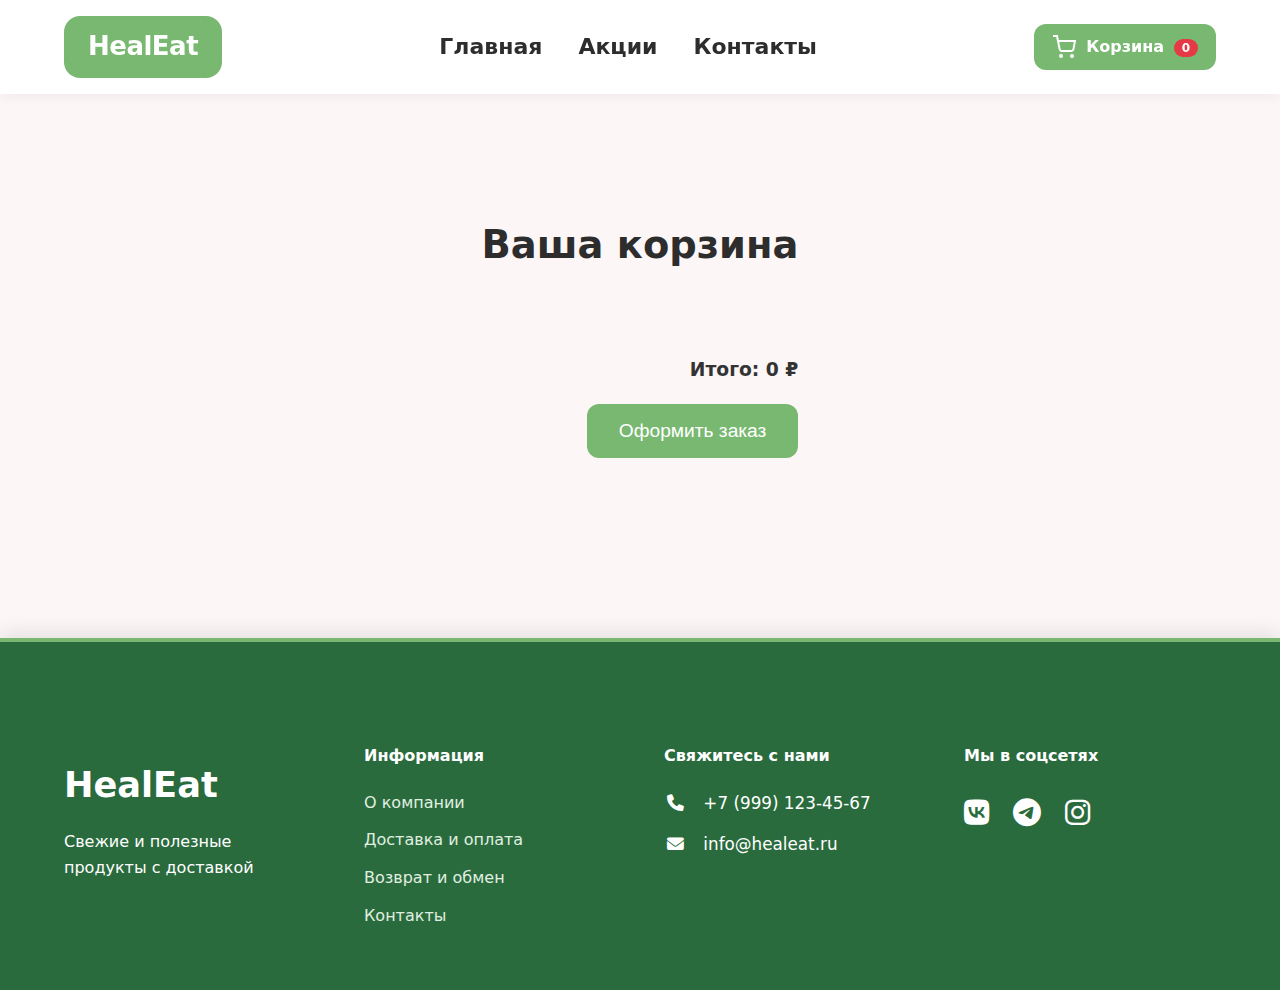
<file: pages/basket.html>
<!-- pages/basket.html -->
<!DOCTYPE html>
<html lang="ru">
<head>
  <meta charset="UTF-8">
  <meta name="viewport" content="width=device-width, initial-scale=1.0">
  <title>Корзина - HealEat</title>
  <link rel="stylesheet" href="../style.css">
  <link rel="stylesheet" href="https://cdnjs.cloudflare.com/ajax/libs/font-awesome/6.5.0/css/all.min.css">
</head>
<body>
<header class="header">
  <div class="logo">HealEat</div>
  <nav class="nav">
    <a href="../index.html">Главная</a>
    <a href="sales.html">Акции</a>
    <a href="contacts.html">Контакты</a>
  </nav>
  <a href="basket.html" class="cart-btn" aria-label="Корзина">
    <svg width="24" height="24" viewBox="0 0 24 24" fill="none" stroke="currentColor" stroke-width="2">
      <circle cx="9" cy="21" r="1"/>
      <circle cx="20" cy="21" r="1"/>
      <path d="M1 1h4l2.68 13.39a2 2 0 0 0 2 1.61h9.72a2 2 0 0 0 2-1.61L23 6H6"/>
    </svg>
    <span class="cart-text">Корзина <span class="cart-count">0</span></span>
  </a>
</header>

<section class="basket-section">
  <h2 class="section-title">Ваша корзина</h2>
  <div class="basket-items"></div>
  <div class="basket-total">
    <h3>Итого: <span id="total-price">0 ₽</span></h3>
    <button class="checkout-btn">Оформить заказ</button>
  </div>
</section>

<footer class="footer">
  <div class="footer-brand">
    <h3>HealEat</h3>
    <p>Свежие и полезные продукты с доставкой</p>
  </div>
  
  <div class="footer-links">
    <h4>Информация</h4>
    <ul>
      <li><a href="#">О компании</a></li>
      <li><a href="#">Доставка и оплата</a></li>
      <li><a href="#">Возврат и обмен</a></li>
      <li><a href="#">Контакты</a></li>
    </ul>
  </div>
  
  <div class="footer-contact">
    <h4>Свяжитесь с нами</h4>
    <p><i class="fas fa-phone"></i> +7 (999) 123-45-67</p>
    <p><i class="fas fa-envelope"></i> info@healeat.ru</p>
  </div>
  
  <div class="footer-social">
    <h4>Мы в соцсетях</h4>
    <div class="social-icons">
      <a href="#"><i class="fab fa-vk"></i></a>
      <a href="#"><i class="fab fa-telegram"></i></a>
      <a href="#"><i class="fab fa-instagram"></i></a>
    </div>
  </div>
</footer>

<script src="../script.js"></script>
</body>
</html>
</file>
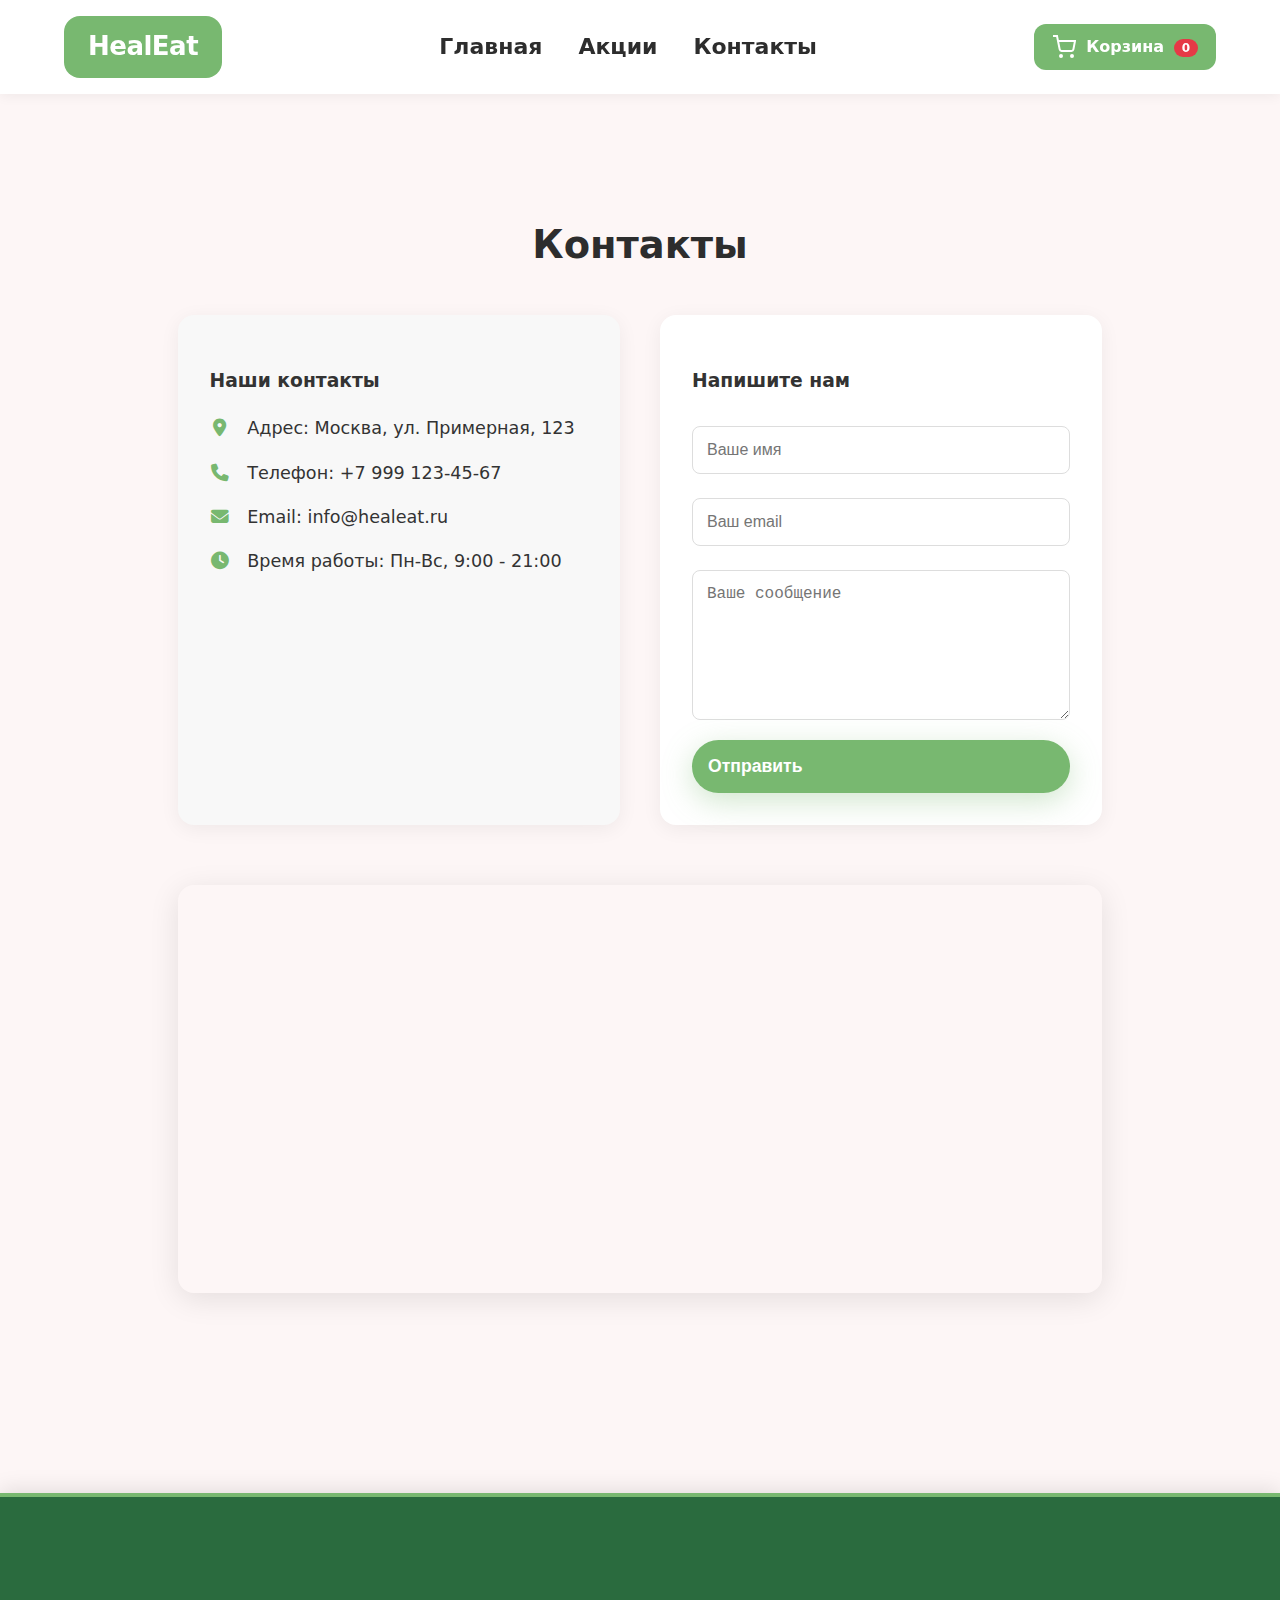
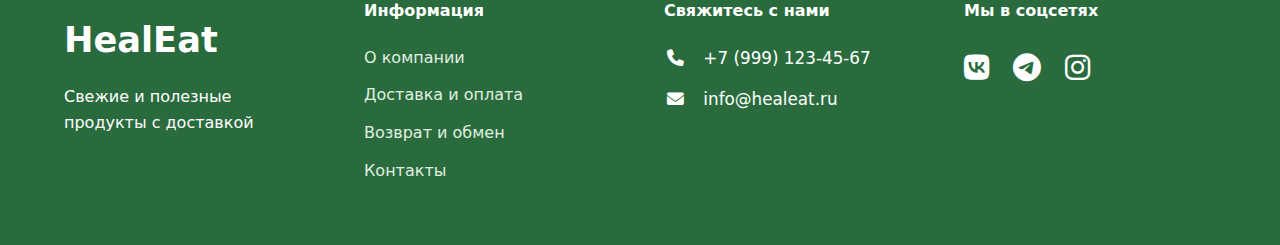
<file: pages/contacts.html>
<!-- pages/contacts.html -->
<!DOCTYPE html>
<html lang="ru">
<head>
  <meta charset="UTF-8">
  <meta name="viewport" content="width=device-width, initial-scale=1.0">
  <title>Контакты — HealEat</title>
  <link rel="stylesheet" href="../style.css">
  <link rel="stylesheet" href="https://cdnjs.cloudflare.com/ajax/libs/font-awesome/6.5.0/css/all.min.css">
</head>
<body>
<header class="header">
  <div class="logo">HealEat</div>
  <nav class="nav">
    <a href="../index.html">Главная</a>
    <a href="sales.html">Акции</a>
    <a href="contacts.html">Контакты</a>
  </nav>
  <a href="basket.html" class="cart-btn" aria-label="Корзина">
    <svg width="24" height="24" viewBox="0 0 24 24" fill="none" stroke="currentColor" stroke-width="2">
      <circle cx="9" cy="21" r="1"/>
      <circle cx="20" cy="21" r="1"/>
      <path d="M1 1h4l2.68 13.39a2 2 0 0 0 2 1.61h9.72a2 2 0 0 0 2-1.61L23 6H6"/>
    </svg>
    <span class="cart-text">Корзина <span class="cart-count">0</span></span>
  </a>
</header>

<section class="contacts-section">
  <h2 class="section-title">Контакты</h2>
  <div class="contacts-container">
    <div class="contact-info">
      <h3>Наши контакты</h3>
      <p><i class="fas fa-map-marker-alt"></i> Адрес: Москва, ул. Примерная, 123</p>
      <p><i class="fas fa-phone"></i> Телефон: +7 999 123-45-67</p>
      <p><i class="fas fa-envelope"></i> Email: info@healeat.ru</p>
      <p><i class="fas fa-clock"></i> Время работы: Пн-Вс, 9:00 - 21:00</p>
    </div>
    <div class="contact-form">
      <h3>Напишите нам</h3>
      <form>
        <input type="text" placeholder="Ваше имя" required>
        <input type="email" placeholder="Ваш email" required>
        <textarea placeholder="Ваше сообщение" required></textarea>
        <button type="submit" class="main-btn">Отправить</button>
      </form>
    </div>
  </div>
  <div class="map">
    <iframe src="https://www.google.com/maps/embed?pb=!1m18!1m12!1m3!1d2245.568744057027!2d37.61749441620738!3d55.75582600000001!2m3!1f0!2f0!3f0!3m2!1i1024!2i768!4f13.1!3m3!1m2!1s0x46b54a5c5c5c5c5d%3A0x5c5c5c5c5c5c5c5c!2sMoscow!5e0!3m2!1sen!2sru!4v1709560000000!5m2!1sen!2sru" width="100%" height="400" style="border:0;" allowfullscreen="" loading="lazy"></iframe>
  </div>
</section>

<footer class="footer">
  <div class="footer-brand">
    <h3>HealEat</h3>
    <p>Свежие и полезные продукты с доставкой</p>
  </div>
  <div class="footer-links">
    <h4>Информация</h4>
    <ul>
      <li><a href="#">О компании</a></li>
      <li><a href="#">Доставка и оплата</a></li>
      <li><a href="#">Возврат и обмен</a></li>
      <li><a href="#">Контакты</a></li>
    </ul>
  </div>
  <div class="footer-contact">
    <h4>Свяжитесь с нами</h4>
    <p><i class="fas fa-phone"></i> +7 (999) 123-45-67</p>
    <p><i class="fas fa-envelope"></i> info@healeat.ru</p>
  </div>
  <div class="footer-social">
    <h4>Мы в соцсетях</h4>
    <div class="social-icons">
      <a href="#"><i class="fab fa-vk"></i></a>
      <a href="#"><i class="fab fa-telegram"></i></a>
      <a href="#"><i class="fab fa-instagram"></i></a>
    </div>
  </div>
</footer>
<script src="../script.js"></script>
</body>
</html>
</file>
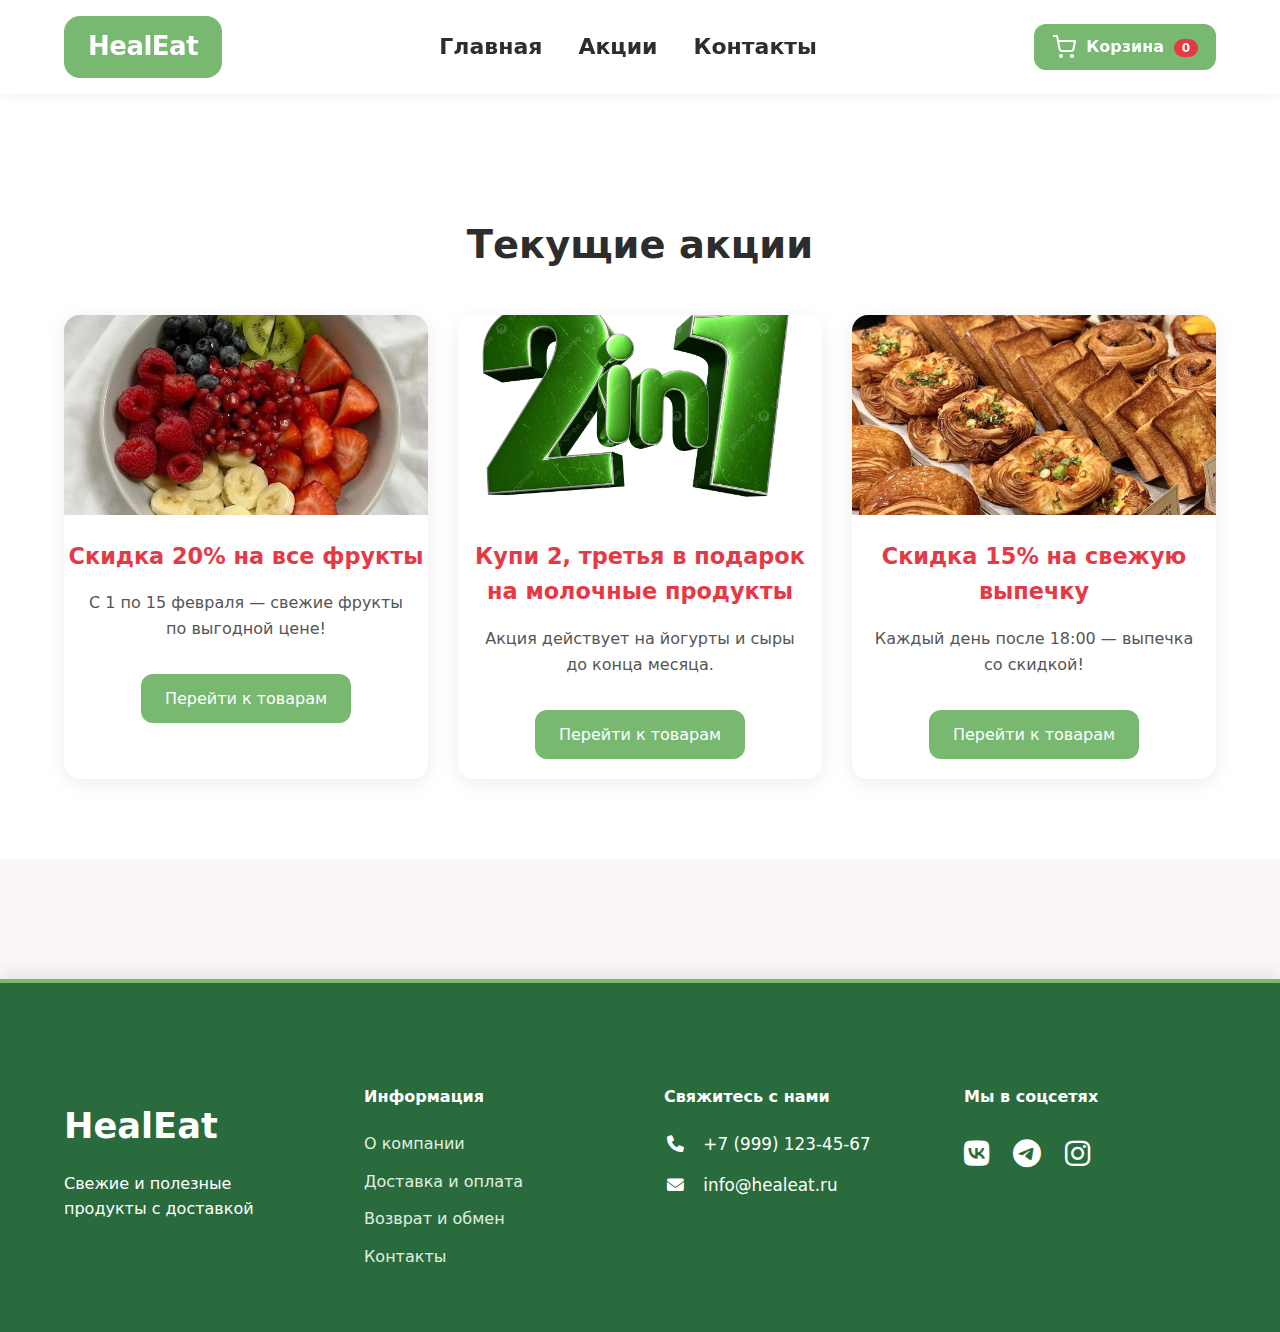
<file: pages/sales.html>
<!-- pages/actions.html -->
<!DOCTYPE html>
<html lang="ru">
<head>
  <meta charset="UTF-8">
  <meta name="viewport" content="width=device-width, initial-scale=1.0">
  <title>Акции — HealEat</title>
  <link rel="stylesheet" href="../style.css">
  <link rel="stylesheet" href="https://cdnjs.cloudflare.com/ajax/libs/font-awesome/6.5.0/css/all.min.css">
</head>
<body>
<header class="header">
  <div class="logo">HealEat</div>
  <nav class="nav">
    <a href="../index.html">Главная</a>
    <a href="sales.html">Акции</a>
    <a href="contacts.html">Контакты</a>
  </nav>
  <a href="basket.html" class="cart-btn" aria-label="Корзина">
    <svg width="24" height="24" viewBox="0 0 24 24" fill="none" stroke="currentColor" stroke-width="2">
      <circle cx="9" cy="21" r="1"/>
      <circle cx="20" cy="21" r="1"/>
      <path d="M1 1h4l2.68 13.39a2 2 0 0 0 2 1.61h9.72a2 2 0 0 0 2-1.61L23 6H6"/>
    </svg>
    <span class="cart-text">Корзина <span class="cart-count">0</span></span>
  </a>
</header>

<section class="actions-section">
  <h2 class="section-title">Текущие акции</h2>
  <div class="actions-container">
    <div class="action-card">
      <img src="../img/main/fruits.jpg" alt="fruits">
      <h3>Скидка 20% на все фрукты</h3>
      <p>С 1 по 15 февраля — свежие фрукты по выгодной цене!</p>
      <a href="category/fruits.html" class="action-btn">Перейти к товарам</a>
    </div>
    <div class="action-card">
      <img src="../img/2in1.png" alt="2in1">
      <h3>Купи 2, третья в подарок на молочные продукты</h3>
      <p>Акция действует на йогурты и сыры до конца месяца.</p>
      <a href="category/milk.html" class="action-btn">Перейти к товарам</a>
    </div>
    <div class="action-card">
      <img src="../img/main/bakery.jpg" alt="sale">
      <h3>Скидка 15% на свежую выпечку</h3>
      <p>Каждый день после 18:00 — выпечка со скидкой!</p>
      <a href="category/bakery.html" class="action-btn">Перейти к товарам</a>
    </div>
  </div>
</section>

<footer class="footer">
  <div class="footer-brand">
    <h3>HealEat</h3>
    <p>Свежие и полезные продукты с доставкой</p>
  </div>
  <div class="footer-links">
    <h4>Информация</h4>
    <ul>
      <li><a href="#">О компании</a></li>
      <li><a href="#">Доставка и оплата</a></li>
      <li><a href="#">Возврат и обмен</a></li>
      <li><a href="#">Контакты</a></li>
    </ul>
  </div>
  <div class="footer-contact">
    <h4>Свяжитесь с нами</h4>
    <p><i class="fas fa-phone"></i> +7 (999) 123-45-67</p>
    <p><i class="fas fa-envelope"></i> info@healeat.ru</p>
  </div>
  <div class="footer-social">
    <h4>Мы в соцсетях</h4>
    <div class="social-icons">
      <a href="#"><i class="fab fa-vk"></i></a>
      <a href="#"><i class="fab fa-telegram"></i></a>
      <a href="#"><i class="fab fa-instagram"></i></a>
    </div>
  </div>
</footer>

<script src="../script.js"></script>
</body>
</html>
</file>
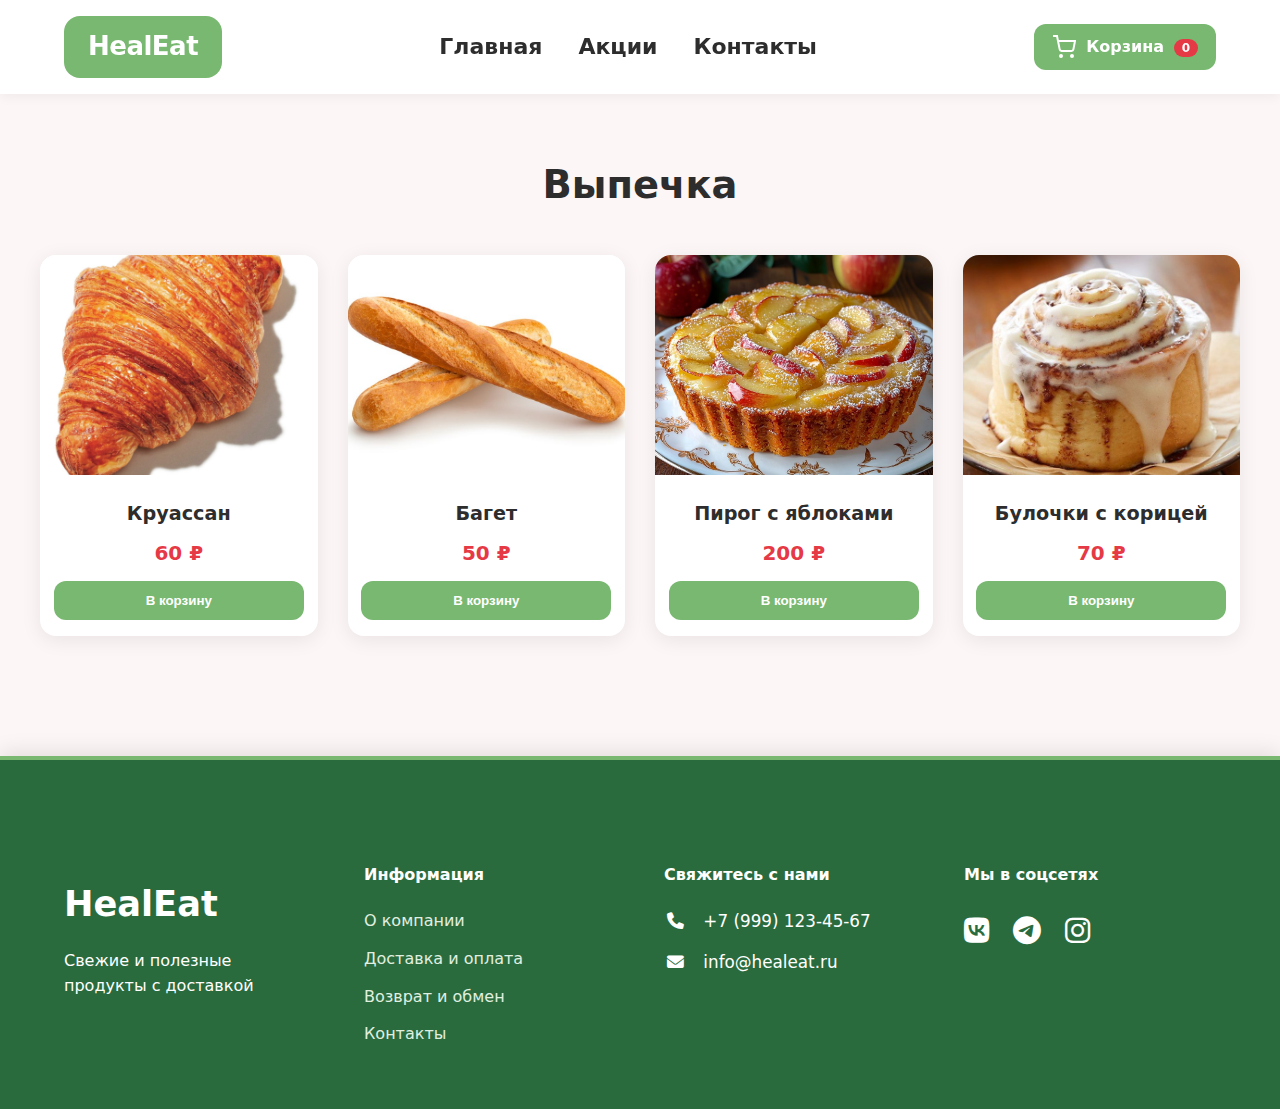
<file: pages/category/bakery.html>
<!-- pages/category/bakery.html -->
<!DOCTYPE html>
<html lang="ru">
<head>
  <meta charset="UTF-8">
  <meta name="viewport" content="width=device-width, initial-scale=1.0">
  <title>Выпечка - HealEat</title>
  <link rel="stylesheet" href="../../style.css">
  <link rel="stylesheet" href="https://cdnjs.cloudflare.com/ajax/libs/font-awesome/6.5.0/css/all.min.css">
</head>
<body>
<header class="header">
  <div class="logo">HealEat</div>
  <nav class="nav">
    <a href="../../index.html">Главная</a>
    <a href="../sales.html">Акции</a>
    <a href="../contacts.html">Контакты</a>
  </nav>
  <a href="../basket.html" class="cart-btn" aria-label="Корзина">
    <svg width="24" height="24" viewBox="0 0 24 24" fill="none" stroke="currentColor" stroke-width="2">
      <circle cx="9" cy="21" r="1"/>
      <circle cx="20" cy="21" r="1"/>
      <path d="M1 1h4l2.68 13.39a2 2 0 0 0 2 1.61h9.72a2 2 0 0 0 2-1.61L23 6H6"/>
    </svg>
    <span class="cart-text">Корзина <span class="cart-count">0</span></span>
  </a>
</header>

<section class="category-section">
  <h2 class="section-title">Выпечка</h2>
  <div class="products">
    <div class="product" data-name="Круассан" data-price="60" data-img="https://images.unsplash.com/photo-1558326567-98ae240a7ead">
      <img src="../../img/bakery/kruassan.jpg" alt="kruassan">
      <h3>Круассан</h3>
      <p class="price">60 ₽</p>
      <button class="add-to-cart">В корзину</button>
    </div>
    <div class="product" data-name="Багет" data-price="50" data-img="https://images.unsplash.com/photo-1599946341843-3bb6e7237db0">
      <img src="../../img/bakery/baget.jpg" alt="baget">      
      <h3>Багет</h3>
      <p class="price">50 ₽</p>
      <button class="add-to-cart">В корзину</button>
    </div>
    <div class="product" data-name="Пирог с яблоками" data-price="200" data-img="https://images.unsplash.com/photo-1562007908-2024d1309579">
      <img src="../../img/bakery/cakeApple.jpg" alt="cakeapple">      
      <h3>Пирог с яблоками</h3>
      <p class="price">200 ₽</p>
      <button class="add-to-cart">В корзину</button>
    </div>
    <div class="product" data-name="Булочки с корицей" data-price="70" data-img="https://images.unsplash.com/photo-1610747393479-6a5d0c0d251f">
      <img src="../../img/bakery/bulkor.jpg" alt="bulka">      
      <h3>Булочки с корицей</h3>
      <p class="price">70 ₽</p>
      <button class="add-to-cart">В корзину</button>
    </div>
  </div>
</section>

<footer class="footer">
  <div class="footer-brand">
    <h3>HealEat</h3>
    <p>Свежие и полезные продукты с доставкой</p>
  </div>
  <div class="footer-links">
    <h4>Информация</h4>
    <ul>
      <li><a href="#">О компании</a></li>
      <li><a href="#">Доставка и оплата</a></li>
      <li><a href="#">Возврат и обмен</a></li>
      <li><a href="#">Контакты</a></li>
    </ul>
  </div>
  <div class="footer-contact">
    <h4>Свяжитесь с нами</h4>
    <p><i class="fas fa-phone"></i> +7 (999) 123-45-67</p>
    <p><i class="fas fa-envelope"></i> info@healeat.ru</p>
  </div>
  <div class="footer-social">
    <h4>Мы в соцсетях</h4>
    <div class="social-icons">
      <a href="#"><i class="fab fa-vk"></i></a>
      <a href="#"><i class="fab fa-telegram"></i></a>
      <a href="#"><i class="fab fa-instagram"></i></a>
    </div>
  </div>
</footer>

<script src="../../script.js"></script>
</body>
</html>
</file>
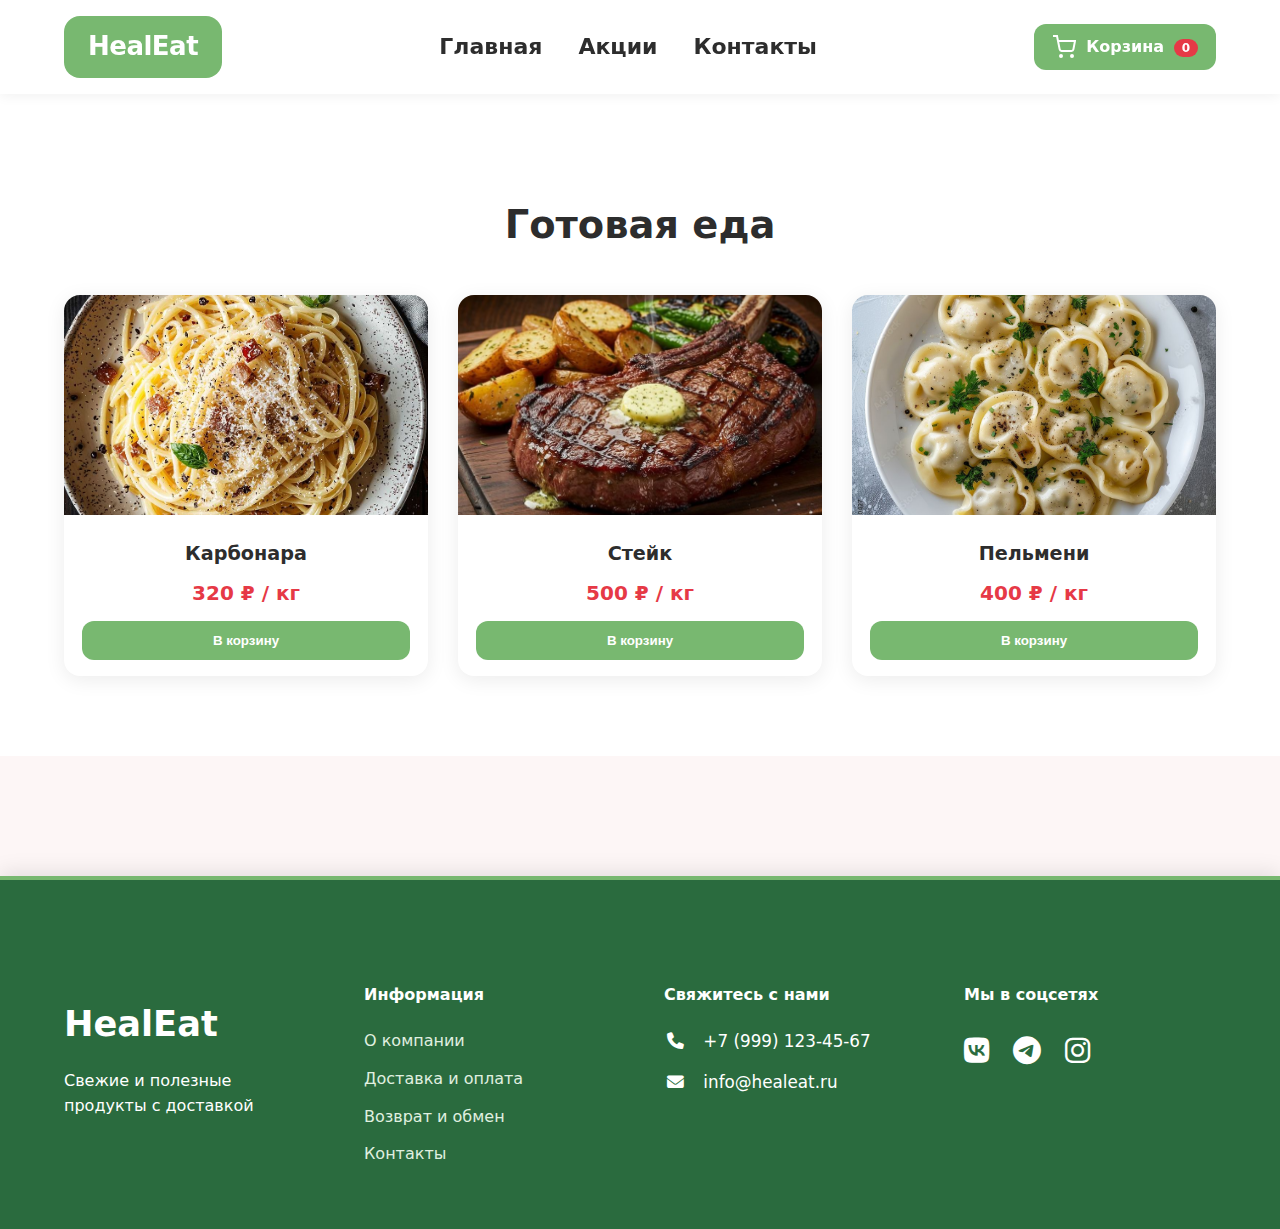
<file: pages/category/food.html>
<!DOCTYPE html>
<html lang="ru">
<head>
  <meta charset="UTF-8">
  <meta name="viewport" content="width=device-width, initial-scale=1.0">
  <title>Мясо, птица — HealEat</title>
  <link rel="stylesheet" href="../../style.css">
  <link rel="stylesheet" href="https://cdnjs.cloudflare.com/ajax/libs/font-awesome/6.5.0/css/all.min.css">
</head>
<body>
<!-- header такой же как в index.html, только пути ../../ -->
<header class="header">
  <div class="logo">HealEat</div>
  <nav class="nav">
    <a href="../../index.html">Главная</a>
    <a href="../sales.html">Акции</a>
    <a href="../contacts.html">Контакты</a>
  </nav>
  <a href="../basket.html" class="cart-btn" aria-label="Корзина">
    <svg width="24" height="24" viewBox="0 0 24 24" fill="none" stroke="currentColor" stroke-width="2"><circle cx="9" cy="21" r="1"/><circle cx="20" cy="21" r="1"/><path d="M1 1h4l2.68 13.39a2 2 0 0 0 2 1.61h9.72a2 2 0 0 0 2-1.61L23 6H6"/></svg>
    <span class="cart-text">Корзина <span class="cart-count">0</span></span>
  </a>
</header>

<section class="popular" style="padding-top:40px;">
<h2 class="section-title">Готовая еда</h2>
<div class="products">
  <div class="product" data-name="Карбонара" data-price="320" data-img="https://images.unsplash.com/photo-1560806887-1e4cd0b6cbd6">
      <img src="../../img/food/karbonara.jpg" alt="Карбонара">
      <h3>Карбонара</h3><p class="price">320 ₽ / кг</p>
      <button class="add-to-cart">В корзину</button>
  </div>
  <div class="product" data-name="Стейк" data-price="500" data-img="https://images.unsplash.com/photo-1601001435828-419e309a2f53">
    <img src="../../img/food/steik.jpg" alt="Стейк">
      <h3>Стейк</h3><p class="price">500 ₽ / кг</p>
      <button class="add-to-cart">В корзину</button>
  </div>
  <div class="product" data-name="Пельмени" data-price="400" data-img="https://images.unsplash.com/photo-1561642830-860ed803a3f3">
    <img src="../../img/food/pelmeni.jpg" alt="Пельмени">
      <h3>Пельмени</h3><p class="price">400 ₽ / кг</p>
      <button class="add-to-cart">В корзину</button>
  </div>
</div>
</section>

<footer class="footer">
  <div class="footer-brand">
    <h3>HealEat</h3>
    <p>Свежие и полезные продукты с доставкой</p>
  </div>
  
  <div class="footer-links">
    <h4>Информация</h4>
    <ul>
      <li><a href="#">О компании</a></li>
      <li><a href="#">Доставка и оплата</a></li>
      <li><a href="#">Возврат и обмен</a></li>
      <li><a href="#">Контакты</a></li>
    </ul>
  </div>
  
  <div class="footer-contact">
    <h4>Свяжитесь с нами</h4>
    <p><i class="fas fa-phone"></i> +7 (999) 123-45-67</p>
    <p><i class="fas fa-envelope"></i> info@healeat.ru</p>
  </div>
  
  <div class="footer-social">
    <h4>Мы в соцсетях</h4>
    <div class="social-icons">
      <a href="#"><i class="fab fa-vk"></i></a>
      <a href="#"><i class="fab fa-telegram"></i></a>
      <a href="#"><i class="fab fa-instagram"></i></a>
    </div>
  </div>
</footer>

<script src="../../script.js"></script>
</body>
</html>
</file>
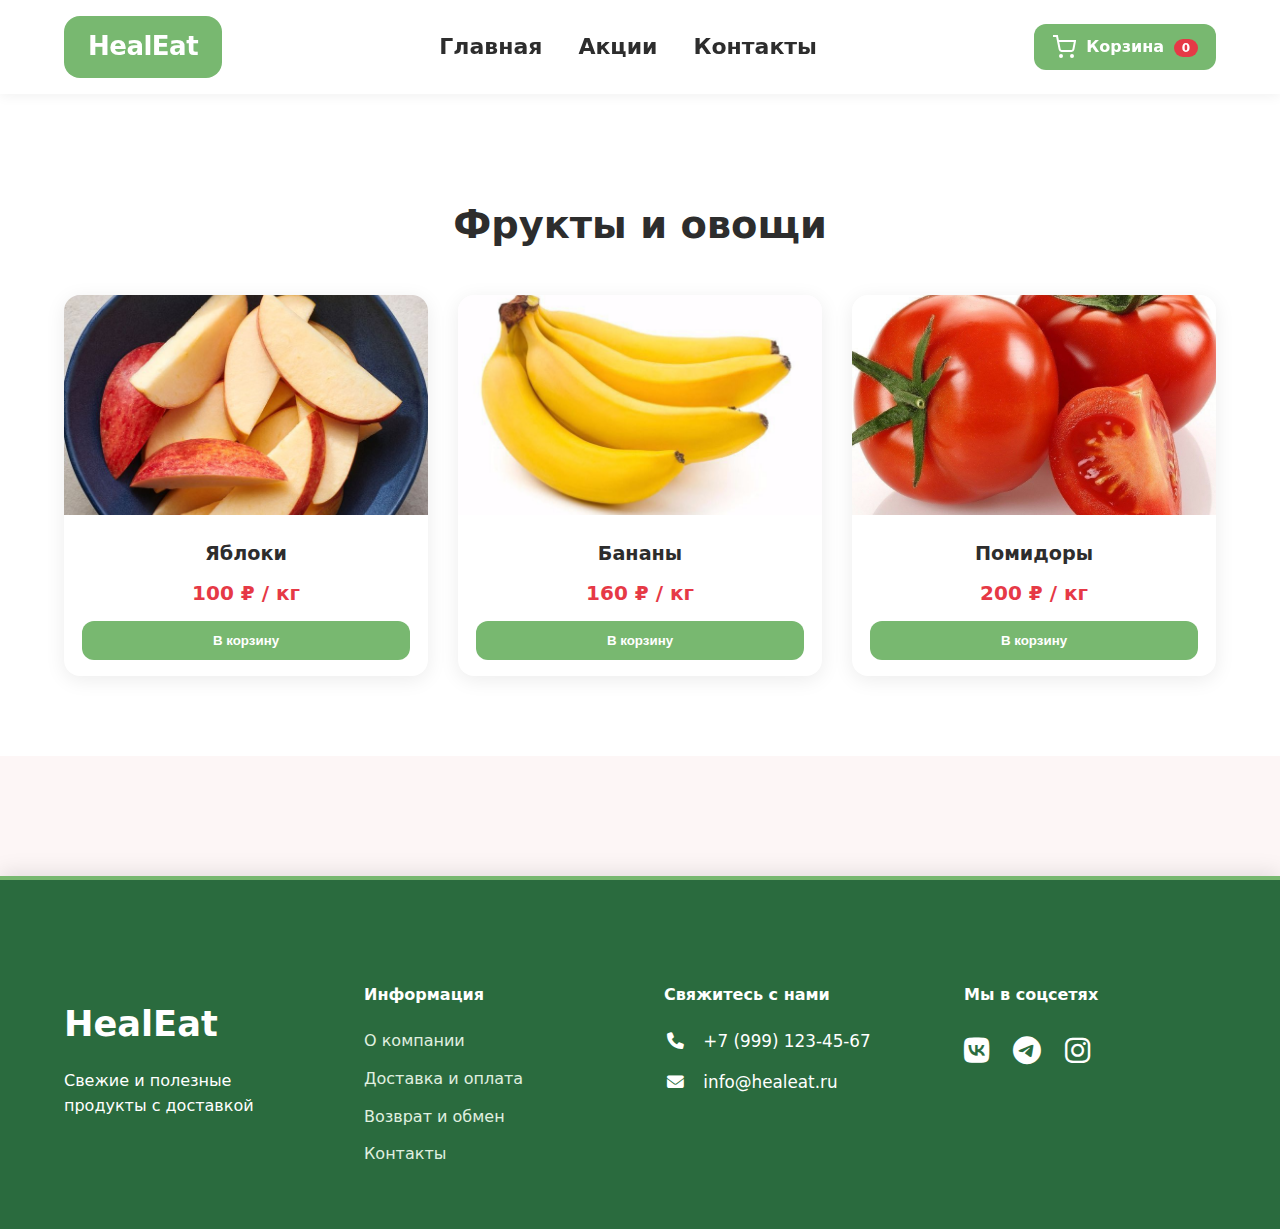
<file: pages/category/fruits.html>
<!DOCTYPE html>
<html lang="ru">
<head>
  <meta charset="UTF-8">
  <meta name="viewport" content="width=device-width, initial-scale=1.0">
  <title>Мясо, птица — HealEat</title>
  <link rel="stylesheet" href="../../style.css">
  <link rel="stylesheet" href="https://cdnjs.cloudflare.com/ajax/libs/font-awesome/6.5.0/css/all.min.css">
</head>
<body>
<!-- header такой же как в index.html, только пути ../../ -->
<header class="header">
  <div class="logo">HealEat</div>
  <nav class="nav">
    <a href="../../index.html">Главная</a>
    <a href="../sales.html">Акции</a>
    <a href="../contacts.html">Контакты</a>
  </nav>
  <a href="../basket.html" class="cart-btn" aria-label="Корзина">
    <svg width="24" height="24" viewBox="0 0 24 24" fill="none" stroke="currentColor" stroke-width="2"><circle cx="9" cy="21" r="1"/><circle cx="20" cy="21" r="1"/><path d="M1 1h4l2.68 13.39a2 2 0 0 0 2 1.61h9.72a2 2 0 0 0 2-1.61L23 6H6"/></svg>
    <span class="cart-text">Корзина <span class="cart-count">0</span></span>
  </a>
</header>

<section class="popular" style="padding-top:40px;">
  <h2 class="section-title">Фрукты и овощи</h2>
<div class="products">
  <div class="product" data-name="Яблоки" data-price="100" data-img="https://images.unsplash.com/photo-1560806887-1e4cd0b6cbd6">
      <img src="../../img/apple.jpg" alt="сыр">
      <h3>Яблоки</h3><p class="price">100 ₽ / кг</p>
      <button class="add-to-cart">В корзину</button>
  </div>
  <div class="product" data-name="Бананы" data-price="160" data-img="https://images.unsplash.com/photo-1601001435828-419e309a2f53">
    <img src="../../img/fruits/banana.jpg" alt="бананы">
      <h3>Бананы</h3><p class="price"> 160 ₽ / кг</p>
      <button class="add-to-cart">В корзину</button>
  </div>
  <div class="product" data-name="Помидоры" data-price="200" data-img="https://images.unsplash.com/photo-1561642830-860ed803a3f3">
    <img src="../../img/fruits/pomidor.jpg" alt="Помидоры">
      <h3>Помидоры</h3><p class="price">200 ₽ / кг</p>
      <button class="add-to-cart">В корзину</button>
  </div>
</div>
</section>

<footer class="footer">
  <div class="footer-brand">
    <h3>HealEat</h3>
    <p>Свежие и полезные продукты с доставкой</p>
  </div>
  
  <div class="footer-links">
    <h4>Информация</h4>
    <ul>
      <li><a href="#">О компании</a></li>
      <li><a href="#">Доставка и оплата</a></li>
      <li><a href="#">Возврат и обмен</a></li>
      <li><a href="#">Контакты</a></li>
    </ul>
  </div>
  
  <div class="footer-contact">
    <h4>Свяжитесь с нами</h4>
    <p><i class="fas fa-phone"></i> +7 (999) 123-45-67</p>
    <p><i class="fas fa-envelope"></i> info@healeat.ru</p>
  </div>
  
  <div class="footer-social">
    <h4>Мы в соцсетях</h4>
    <div class="social-icons">
      <a href="#"><i class="fab fa-vk"></i></a>
      <a href="#"><i class="fab fa-telegram"></i></a>
      <a href="#"><i class="fab fa-instagram"></i></a>
    </div>
  </div>
</footer>

<script src="../../script.js"></script>
</body>
</html>
</file>
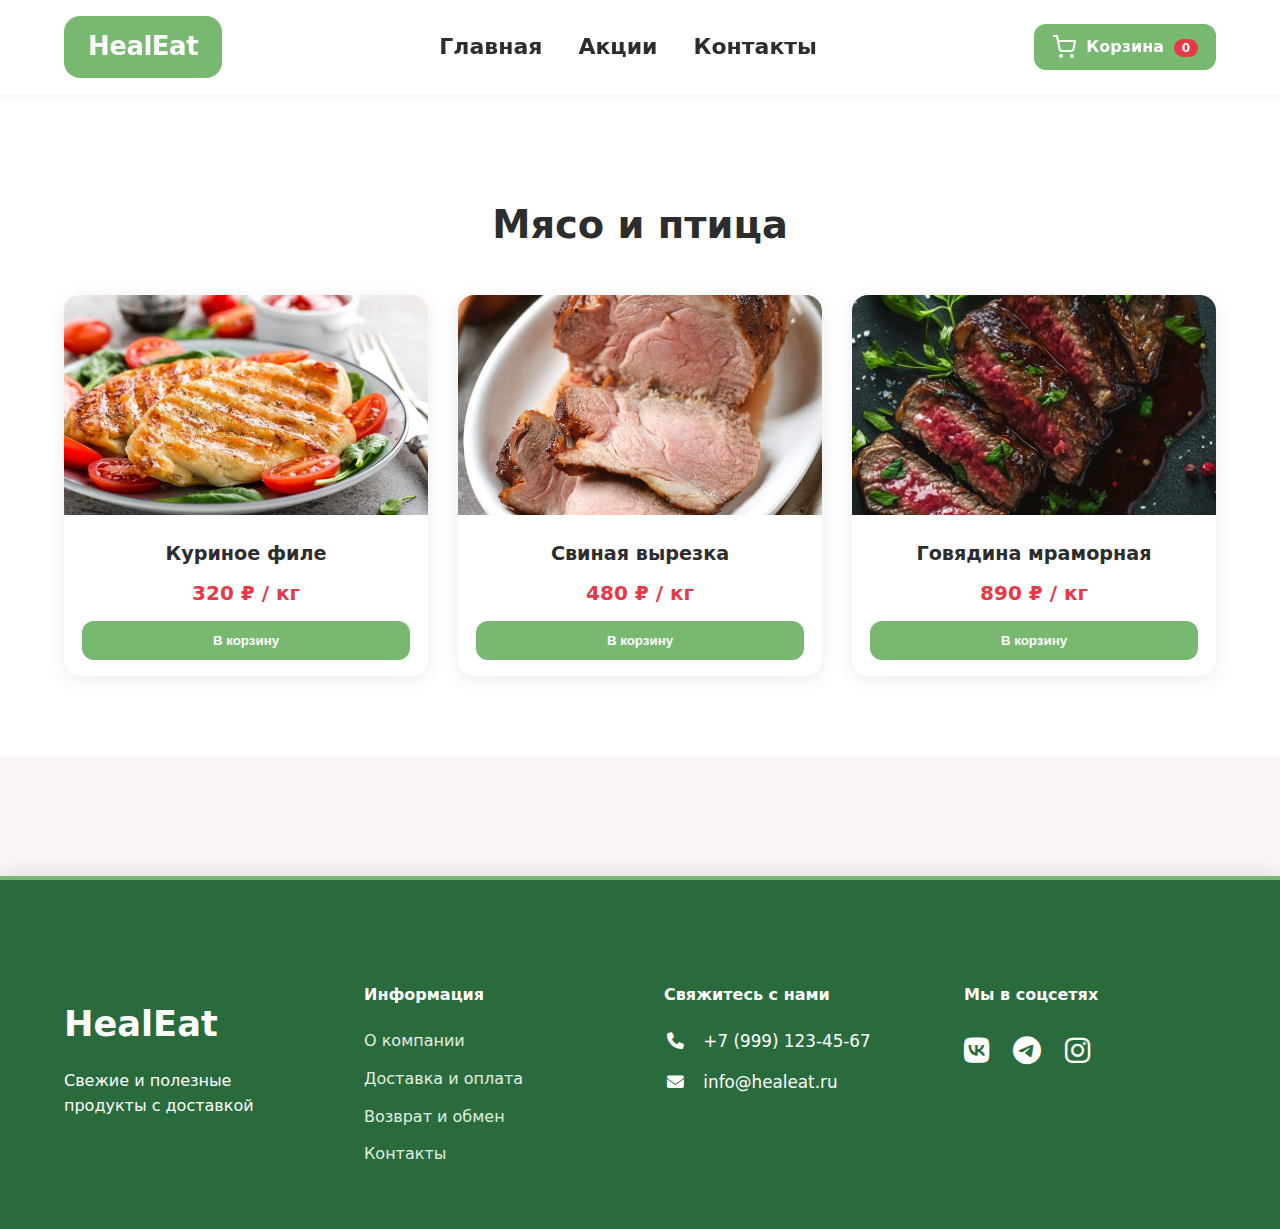
<file: pages/category/meat.html>
<!DOCTYPE html>
<html lang="ru">
<head>
  <meta charset="UTF-8">
  <meta name="viewport" content="width=device-width, initial-scale=1.0">
  <title>Мясо, птица — HealEat</title>
  <link rel="stylesheet" href="../../style.css">
  <link rel="stylesheet" href="https://cdnjs.cloudflare.com/ajax/libs/font-awesome/6.5.0/css/all.min.css">
</head>
<body>
<!-- header такой же как в index.html, только пути ../../ -->
<header class="header">
  <div class="logo">HealEat</div>
  <nav class="nav">
    <a href="../../index.html">Главная</a>
    <a href="../sales.html">Акции</a>
    <a href="../contacts.html">Контакты</a>
  </nav>
  <a href="../basket.html" class="cart-btn" aria-label="Корзина">
    <svg width="24" height="24" viewBox="0 0 24 24" fill="none" stroke="currentColor" stroke-width="2"><circle cx="9" cy="21" r="1"/><circle cx="20" cy="21" r="1"/><path d="M1 1h4l2.68 13.39a2 2 0 0 0 2 1.61h9.72a2 2 0 0 0 2-1.61L23 6H6"/></svg>
    <span class="cart-text">Корзина <span class="cart-count">0</span></span>
  </a>
</header>

<section class="popular" style="padding-top:40px;">
  <h2 class="section-title">Мясо и птица</h2>
  <div class="products">
    <div class="product" data-name="Куриное филе" data-price="320" data-img="https://images.unsplash.com/photo-1604503468506-a8da13d827ad">
      <img src="../../img/meat/chiken.jpg" alt="Куриное филе">
      <h3>Куриное филе</h3><p class="price">320 ₽ / кг</p>
      <button class="add-to-cart">В корзину</button>
    </div>
    <div class="product" data-name="Свиная вырезка" data-price="480" data-img="https://images.unsplash.com/photo-1602470520998-f4a52199a3d6">
      <img src="../../img/meat/pig.jpg" alt="Свиная вырезка">
      <h3>Свиная вырезка</h3><p class="price">480 ₽ / кг</p>
      <button class="add-to-cart">В корзину</button>
    </div>
    <div class="product" data-name="Говядина мраморная" data-price="890" data-img="https://images.unsplash.com/photo-1588168333040-7eaba0a1e8a6">
      <img src="../../img/meat/cow.jpg" alt="Говядина мраморная">
      <h3>Говядина мраморная</h3><p class="price">890 ₽ / кг</p>
      <button class="add-to-cart">В корзину</button>
    </div>
  </div>
</section>

<footer class="footer">
  <div class="footer-brand">
    <h3>HealEat</h3>
    <p>Свежие и полезные продукты с доставкой</p>
  </div>
  
  <div class="footer-links">
    <h4>Информация</h4>
    <ul>
      <li><a href="#">О компании</a></li>
      <li><a href="#">Доставка и оплата</a></li>
      <li><a href="#">Возврат и обмен</a></li>
      <li><a href="#">Контакты</a></li>
    </ul>
  </div>
  
  <div class="footer-contact">
    <h4>Свяжитесь с нами</h4>
    <p><i class="fas fa-phone"></i> +7 (999) 123-45-67</p>
    <p><i class="fas fa-envelope"></i> info@healeat.ru</p>
  </div>
  
  <div class="footer-social">
    <h4>Мы в соцсетях</h4>
    <div class="social-icons">
      <a href="#"><i class="fab fa-vk"></i></a>
      <a href="#"><i class="fab fa-telegram"></i></a>
      <a href="#"><i class="fab fa-instagram"></i></a>
    </div>
  </div>
</footer>

<script src="../../script.js"></script>
</body>
</html>
</file>
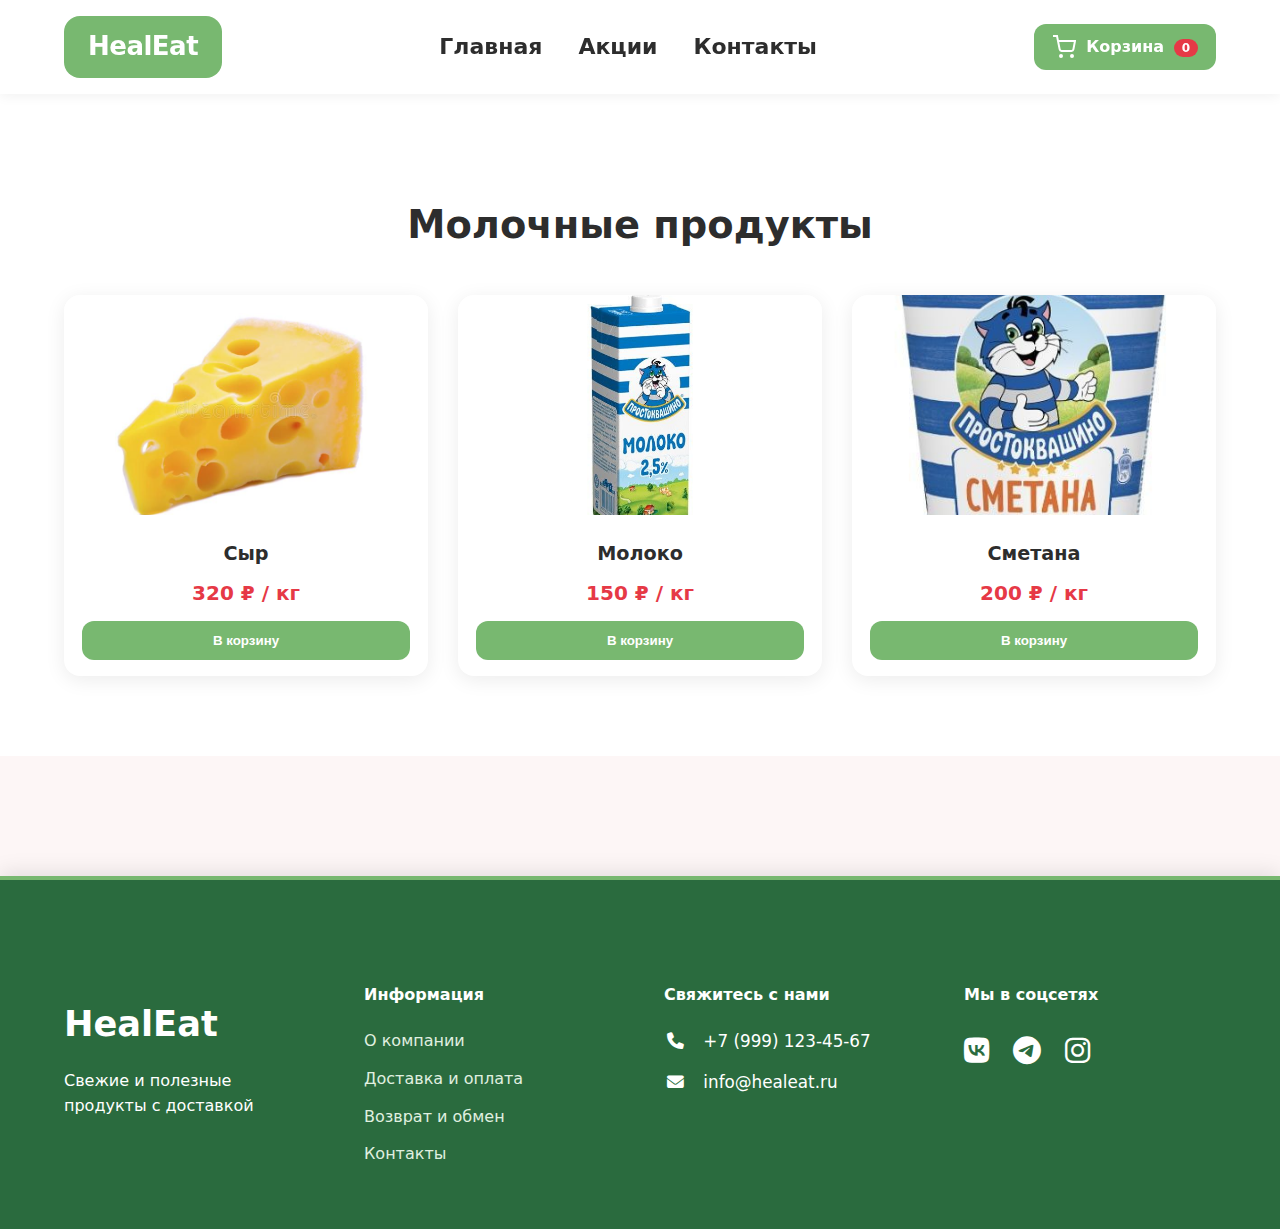
<file: pages/category/milk.html>
<!DOCTYPE html>
<html lang="ru">
<head>
  <meta charset="UTF-8">
  <meta name="viewport" content="width=device-width, initial-scale=1.0">
  <title>Мясо, птица — HealEat</title>
  <link rel="stylesheet" href="../../style.css">
  <link rel="stylesheet" href="https://cdnjs.cloudflare.com/ajax/libs/font-awesome/6.5.0/css/all.min.css">
</head>
<body>
<!-- header такой же как в index.html, только пути ../../ -->
<header class="header">
  <div class="logo">HealEat</div>
  <nav class="nav">
    <a href="../../index.html">Главная</a>
    <a href="../sales.html">Акции</a>
    <a href="../contacts.html">Контакты</a>
  </nav>
  <a href="../basket.html" class="cart-btn" aria-label="Корзина">
    <svg width="24" height="24" viewBox="0 0 24 24" fill="none" stroke="currentColor" stroke-width="2"><circle cx="9" cy="21" r="1"/><circle cx="20" cy="21" r="1"/><path d="M1 1h4l2.68 13.39a2 2 0 0 0 2 1.61h9.72a2 2 0 0 0 2-1.61L23 6H6"/></svg>
    <span class="cart-text">Корзина <span class="cart-count">0</span></span>
  </a>
</header>

<section class="popular" style="padding-top:40px;">
  <h2 class="section-title">Молочные продукты</h2>
<div class="products">
  <div class="product" data-name="Куриное филе" data-price="320" >
      <img src="../../img/milk/chesee.jpg" alt="сыр">
      <h3>Сыр</h3><p class="price">320 ₽ / кг</p>
      <button class="add-to-cart">В корзину</button>
    </div>
    <div class="product" data-name="Свиная вырезка" data-price="150" >
      <img src="../../img/milk/milk.jpg" alt="Молоко">
      <h3>Молоко</h3><p class="price">150 ₽ / кг</p>
      <button class="add-to-cart">В корзину</button>
    </div>
    <div class="product" data-name="Говядина мраморная" data-price="200">
      <img src="../../img/milk/smetana.jpg" alt="сметана">
      <h3>Сметана</h3><p class="price">200 ₽ / кг</p>
      <button class="add-to-cart">В корзину</button>
    </div>
</div>
</section>

<footer class="footer">
  <div class="footer-brand">
    <h3>HealEat</h3>
    <p>Свежие и полезные продукты с доставкой</p>
  </div>
  
  <div class="footer-links">
    <h4>Информация</h4>
    <ul>
      <li><a href="#">О компании</a></li>
      <li><a href="#">Доставка и оплата</a></li>
      <li><a href="#">Возврат и обмен</a></li>
      <li><a href="#">Контакты</a></li>
    </ul>
  </div>
  
  <div class="footer-contact">
    <h4>Свяжитесь с нами</h4>
    <p><i class="fas fa-phone"></i> +7 (999) 123-45-67</p>
    <p><i class="fas fa-envelope"></i> info@healeat.ru</p>
  </div>
  
  <div class="footer-social">
    <h4>Мы в соцсетях</h4>
    <div class="social-icons">
      <a href="#"><i class="fab fa-vk"></i></a>
      <a href="#"><i class="fab fa-telegram"></i></a>
      <a href="#"><i class="fab fa-instagram"></i></a>
    </div>
  </div>
</footer>

<script src="../../script.js"></script>
</body>
</html>
</file>
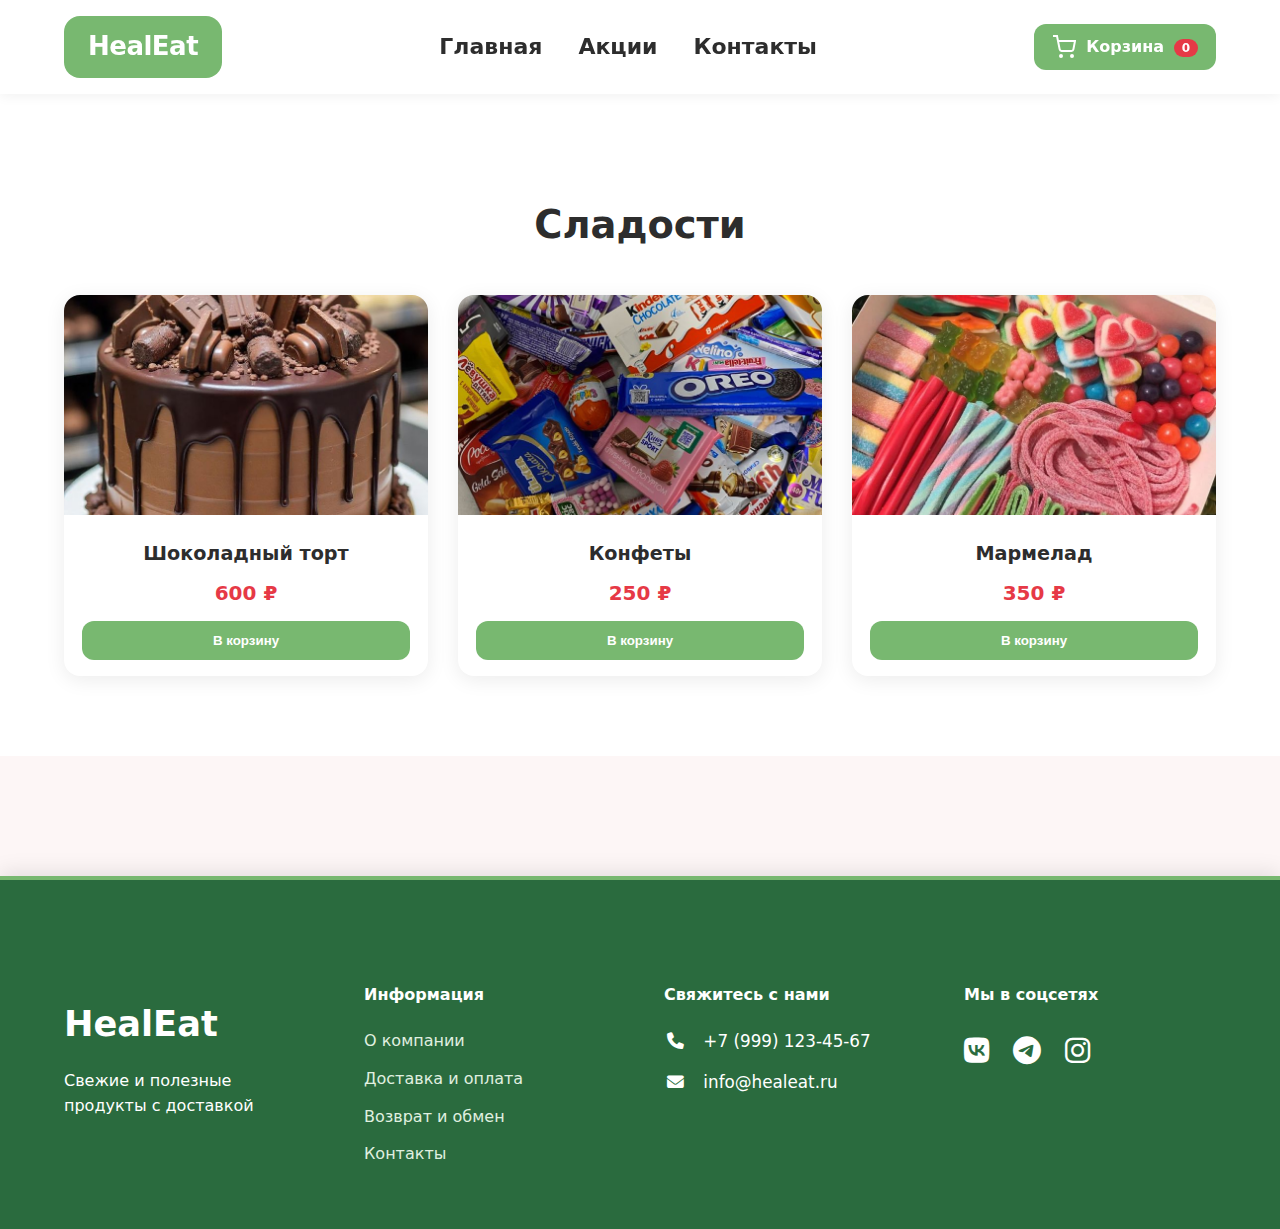
<file: pages/category/sweet.html>
<!DOCTYPE html>
<html lang="ru">
<head>
  <meta charset="UTF-8">
  <meta name="viewport" content="width=device-width, initial-scale=1.0">
  <title>Мясо, птица — HealEat</title>
  <link rel="stylesheet" href="../../style.css">
  <link rel="stylesheet" href="https://cdnjs.cloudflare.com/ajax/libs/font-awesome/6.5.0/css/all.min.css">
</head>
<body>
<!-- header такой же как в index.html, только пути ../../ -->
<header class="header">
  <div class="logo">HealEat</div>
  <nav class="nav">
    <a href="../../index.html">Главная</a>
    <a href="../sales.html">Акции</a>
    <a href="../contacts.html">Контакты</a>
  </nav>
  <a href="../basket.html" class="cart-btn" aria-label="Корзина">
    <svg width="24" height="24" viewBox="0 0 24 24" fill="none" stroke="currentColor" stroke-width="2"><circle cx="9" cy="21" r="1"/><circle cx="20" cy="21" r="1"/><path d="M1 1h4l2.68 13.39a2 2 0 0 0 2 1.61h9.72a2 2 0 0 0 2-1.61L23 6H6"/></svg>
    <span class="cart-text">Корзина <span class="cart-count">0</span></span>
  </a>
</header>

<section class="popular" style="padding-top:40px;">
  <h2 class="section-title">Сладости</h2>
<div class="products">
  <div class="product" data-name="Шоколад молочный" data-price="600" data-img="https://images.unsplash.com/photo-1614355038519-9c2e3e2a0d3e">
      <img src="../../img/sweet/cake.jpg" alt="cakeapple">      
      <h3>Шоколадный торт</h3>
      <p class="price">600 ₽</p>
      <button class="add-to-cart">В корзину</button>
  </div>
  <div class="product" data-name="Мармелад" data-price="250" data-img="https://images.unsplash.com/photo-1589114477771-5d37c0e1e7d8">
    <img src="../../img/sweet/confety.jpg" alt="cakeapple">      
      <h3>Конфеты</h3>
      <p class="price">250 ₽</p>
      <button class="add-to-cart">В корзину</button>
  </div>
  <div class="product" data-name="Мармелад" data-price="350" data-img="https://images.unsplash.com/photo-1589114477771-5d37c0e1e7d8">
    <img src="../../img/sweet/marmelad.jpg" alt="cakeapple">      
      <h3>Мармелад</h3>
      <p class="price">350 ₽</p>
      <button class="add-to-cart">В корзину</button>
  </div>
  </div>
</section>

<footer class="footer">
  <div class="footer-brand">
    <h3>HealEat</h3>
    <p>Свежие и полезные продукты с доставкой</p>
  </div>
  
  <div class="footer-links">
    <h4>Информация</h4>
    <ul>
      <li><a href="#">О компании</a></li>
      <li><a href="#">Доставка и оплата</a></li>
      <li><a href="#">Возврат и обмен</a></li>
      <li><a href="#">Контакты</a></li>
    </ul>
  </div>
  
  <div class="footer-contact">
    <h4>Свяжитесь с нами</h4>
    <p><i class="fas fa-phone"></i> +7 (999) 123-45-67</p>
    <p><i class="fas fa-envelope"></i> info@healeat.ru</p>
  </div>
  
  <div class="footer-social">
    <h4>Мы в соцсетях</h4>
    <div class="social-icons">
      <a href="#"><i class="fab fa-vk"></i></a>
      <a href="#"><i class="fab fa-telegram"></i></a>
      <a href="#"><i class="fab fa-instagram"></i></a>
    </div>
  </div>
</footer>

<script src="../../script.js"></script>
</body>
</html>
</file>
<file: style.css>
/* ==================== Основные стили ==================== */
body {
  margin: 0;
  font-family: system-ui, -apple-system, BlinkMacSystemFont, 'Segoe UI', Roboto, sans-serif;
  background-color: #fdf6f6;
  color: #333;
  line-height: 1.6;
}

* {
  box-sizing: border-box;
}

/* ==================== Шапка (Header) ==================== */
.header {
  display: flex;
  justify-content: space-between;
  align-items: center;
  padding: 16px 5%;
  background: #ffffff;
  box-shadow: 0 2px 12px rgba(0,0,0,0.06);
  position: sticky;
  top: 0;
  z-index: 100;
}

.logo {
  background: #78b870;
  color: white;
  font-size: 26px;
  font-weight: 700;
  padding: 10px 24px;
  border-radius: 16px;
  letter-spacing: -0.5px;
}

.nav {
  display: flex;
  gap: 36px;
}

.nav a {
  color: #2d2d2d;
  font-size: 22px;
  font-weight: 700;
  text-decoration: none;
  transition: color 0.2s, transform 0.15s;
}

.nav a:hover {
  color: #78b870;
  transform: translateY(-1px);
}

.cart-btn {
  display: flex;
  align-items: center;
  gap: 10px;
  padding: 10px 18px;
  background: #78b870;
  color: white;
  border-radius: 12px;
  text-decoration: none;
  font-weight: 600;
  transition: all 0.25s;
}

.cart-btn:hover {
  background: #6aa55f;
  transform: translateY(-2px);
  box-shadow: 0 6px 20px rgba(120,184,112,0.35);
}

.cart-count {
  background: #e63946;
  color: white;
  font-size: 12px;
  padding: 2px 8px;
  border-radius: 12px;
  margin-left: 4px;
}

/* ==================== Баннер ==================== */
.banner {
  position: relative;
  height: 70vh;
  min-height: 500px;
  background-image: 
    linear-gradient(rgba(0,0,0,0.45), rgba(0,0,0,0.55)),
    url(img/main/fon.jpg);
  background-size: cover;
  background-position: center;
  display: flex;
  align-items: center;
  justify-content: center;
  text-align: center;
  color: white;
  overflow: hidden;
}

.banner-overlay {
  position: absolute;
  inset: 0;
  background: linear-gradient(135deg, rgba(120,184,112,0.25) 0%, rgba(120,184,112,0.1) 100%);
  z-index: 1;
}

.banner-content {
  position: relative;
  z-index: 2;
  max-width: 900px;
  padding: 0 20px;
  animation: fadeInUp 1.2s ease-out;
}

.banner h1 {
  font-size: clamp(2.8rem, 7vw, 5.5rem);
  font-weight: 800;
  margin: 0 0 1.2rem;
  line-height: 1.1;
  text-shadow: 0 4px 12px rgba(0,0,0,0.5);
  letter-spacing: -1px;
}

.banner p {
  font-size: clamp(1.2rem, 3vw, 1.6rem);
  margin: 0 0 2.5rem;
  opacity: 0.95;
  font-weight: 300;
}

.main-btn {
  display: inline-flex;
  align-items: center;
  gap: 12px;
  padding: 16px 36px;
  font-size: 1.25rem;
  font-weight: bold;
  background: #78b870;
  color: white;
  border: none;
  border-radius: 50px;
  cursor: pointer;
  transition: all 0.3s ease;
  box-shadow: 0 8px 30px rgba(120,184,112,0.35);
  transform: translateY(0);
}

.main-btn:hover {
  background: #6aa55f;
  transform: translateY(-4px);
  box-shadow: 0 14px 40px rgba(120,184,112,0.45);
}

.main-btn svg {
  transition: transform 0.3s ease;
}

.main-btn:hover svg {
  transform: translateX(6px);
}

/* ==================== Заголовки секций ==================== */
.section-title {
  text-align: center;
  font-size: 2.4rem;
  margin: 60px 0 40px;
  color: #2d2d2d;
  font-weight: 700;
}

/* Basket styles */
.basket-section {
  padding: 60px 5%;
  max-width: 1200px;
  margin: 0 auto;
}

.basket-items {
  display: grid;
  grid-template-columns: repeat(auto-fit, minmax(300px, 1fr));
  gap: 24px;
}

.basket-item {
  display: flex;
  align-items: center;
  background: white;
  border-radius: 16px;
  padding: 16px;
  box-shadow: 0 4px 20px rgba(0,0,0,0.08);
}

.basket-item img {
  width: 80px;
  height: 80px;
  object-fit: cover;
  border-radius: 8px;
  margin-right: 16px;
}

.basket-item-info {
  flex: 1;
}

.basket-item h4 {
  margin: 0 0 8px;
  font-size: 1.1rem;
}

.basket-item p {
  margin: 0 0 8px;
  color: #e63946;
}

.quantity {
  display: flex;
  align-items: center;
  gap: 8px;
}

.quantity button {
  background: #f0f0f0;
  border: none;
  padding: 4px 10px;
  cursor: pointer;
  border-radius: 4px;
}

.remove-btn {
  background: none;
  border: none;
  color: #e63946;
  cursor: pointer;
  font-size: 1.2rem;
  margin-left: auto;
}

.basket-total {
  text-align: right;
  margin-top: 40px;
}

.checkout-btn {
  padding: 16px 32px;
  background: #78b870;
  color: white;
  border: none;
  border-radius: 12px;
  font-size: 1.2rem;
  cursor: pointer;
  transition: background 0.3s;
}

.checkout-btn:hover {
  background: #6aa55f;
}

/* ==================== Категории ==================== */
.container {
  display: grid;
  grid-template-columns: repeat(3, 1fr);
  gap: 24px;
  padding: 0 5% 60px;
  max-width: 1400px;
  margin: 0 auto;
}

.card {
  overflow: hidden;
  min-height: 220px;
  border-radius: 20px;
  padding: 24px;
  color: white;
  position: relative;
  box-shadow: 0 6px 24px rgba(0,0,0,0.12);
  cursor: pointer;
  transition: transform 0.3s ease;
}

.card:hover {
  transform: translateY(-8px);
}

.card img {
  width: 100%;
  height: 100%;
  object-fit: cover;
  position: absolute;
  top: 0;
  left: 0;
  opacity: 0.28;
  border-radius: 20px;
}

.card h2 {
  position: relative;
  z-index: 2;
  margin: 0;
  font-size: 1.8rem;
}

.red    { background-color: #c24b4b; }
.green  { background-color: #5ed46a; }
.pink   { background-color: #c28c96; }
.orange { background-color: #e06f3d; }
.blue   { background-color: #9ab1c7; }
.brown  { background-color: #8c4e37; }

/* ==================== Популярные товары ==================== */
.popular {
  padding: 0 5% 80px;
  background: #fff;
}

.products {
  display: grid;
  grid-template-columns: repeat(auto-fit, minmax(220px, 1fr));
  gap: 30px;
  max-width: 1200px;
  margin: 0 auto;
}

.product {
  background: white;
  border-radius: 16px;
  overflow: hidden;
  box-shadow: 0 4px 20px rgba(0,0,0,0.08);
  transition: all 0.3s ease;
  text-align: center;
}

.product:hover {
  transform: translateY(-10px);
  box-shadow: 0 12px 40px rgba(0,0,0,0.12);
}

.product img {
  width: 100%;
  height: 220px;
  object-fit: cover;
}

.product h3 {
  margin: 16px 0 8px;
  font-size: 1.2rem;
  color: #2d2d2d;
}

.price {
  color: #e63946;
  font-weight: 700;
  font-size: 1.25rem;
  margin: 4px 0 12px;
}

.add-to-cart {
  width: 90%;
  margin: 0 auto 16px;
  padding: 12px;
  background: #78b870;
  color: white;
  border: none;
  border-radius: 12px;
  font-weight: 600;
  cursor: pointer;
  transition: background 0.3s;
}

.add-to-cart:hover {
  background: #6aa55f;
}

/* Добавьте в style.css стили для новых страниц */

/* Actions */
.actions-section {
  padding: 60px 5% 80px;
  background: #fff;
}

.actions-container {
  display: grid;
  grid-template-columns: repeat(auto-fit, minmax(300px, 1fr));
  gap: 30px;
  max-width: 1200px;
  margin: 0 auto;
}

.action-card {
  background: white;
  border-radius: 16px;
  overflow: hidden;
  box-shadow: 0 4px 20px rgba(0,0,0,0.08);
  transition: all 0.3s ease;
  text-align: center;
}

.action-card:hover {
  transform: translateY(-10px);
  box-shadow: 0 12px 40px rgba(0,0,0,0.12);
}

.action-card img {
  width: 100%;
  height: 200px;
  object-fit: cover;
}

.action-card h3 {
  margin: 16px 0 8px;
  font-size: 1.4rem;
  color: #e63946;
}

.action-card p {
  padding: 0 16px 16px;
  color: #555;
}

.action-btn {
  display: inline-block;
  padding: 12px 24px;
  background: #78b870;
  color: white;
  text-decoration: none;
  border-radius: 12px;
  margin-bottom: 20px;
  transition: background 0.3s;
}

.action-btn:hover {
  background: #6aa55f;
}

/* Contacts */
.contacts-section {
  padding: 60px 5% 80px;
  max-width: 1200px;
  margin: 0 auto;
}

.contacts-container {
  display: grid;
  grid-template-columns: repeat(auto-fit, minmax(300px, 1fr));
  gap: 40px;
  margin-bottom: 60px;
}

.contact-info {
  background: #f8f8f8;
  padding: 32px;
  border-radius: 16px;
  box-shadow: 0 4px 20px rgba(0,0,0,0.06);
}

.contact-info p {
  margin: 16px 0;
  font-size: 1.1rem;
}

.contact-info i {
  color: #78b870;
  margin-right: 12px;
  width: 20px;
  text-align: center;
}

.contact-form {
  background: white;
  padding: 32px;
  border-radius: 16px;
  box-shadow: 0 4px 20px rgba(0,0,0,0.06);
}

.contact-form input,
.contact-form textarea {
  width: 100%;
  padding: 14px;
  margin: 12px 0;
  border: 1px solid #ddd;
  border-radius: 8px;
  font-size: 1rem;
}

.contact-form textarea {
  height: 150px;
  resize: vertical;
}

.contact-form button {
  width: 100%;
  padding: 16px;
  font-size: 1.1rem;
}

.map {
  border-radius: 16px;
  overflow: hidden;
  box-shadow: 0 6px 30px rgba(0,0,0,0.1);
}


/* ==================== Преимущества ==================== */
.advantages {
  padding: 60px 5%;
  background: #f8f8f8;
}

.adv-container {
  display: grid;
  grid-template-columns: repeat(auto-fit, minmax(240px, 1fr));
  gap: 28px;
  max-width: 1200px;
  margin: 0 auto;
}

.adv {
  background: white;
  padding: 28px 20px;
  border-radius: 16px;
  text-align: center;
  box-shadow: 0 4px 20px rgba(0,0,0,0.06);
  transition: transform 0.3s;
}

.adv:hover {
  transform: translateY(-6px);
}

.adv h3 {
  margin-bottom: 12px;
  font-size: 1.35rem;
  color: #78b870;
}

/* ==================== Отзывы ==================== */
.reviews {
  padding: 80px 5%;
  background: linear-gradient(to bottom, #f9f9f9, #fdf6f6);
}

.reviews-container {
  display: grid;
  grid-template-columns: repeat(auto-fit, minmax(300px, 1fr));
  gap: 30px;
  max-width: 1200px;
  margin: 40px auto 0;
}

.review {
  background: white;
  border-radius: 20px;
  padding: 32px 28px;
  box-shadow: 0 6px 30px rgba(0,0,0,0.07);
  text-align: center;
  transition: transform 0.3s;
}

.review:hover {
  transform: translateY(-8px);
}

.avatar {
  width: 80px;
  height: 80px;
  border-radius: 50%;
  object-fit: cover;
  border: 4px solid #78b870;
  margin-bottom: 16px;
}

.stars {
  color: #f4c430;
  font-size: 1.4rem;
  margin: 12px 0;
}

.review p {
  font-style: italic;
  color: #555;
  margin: 16px 0 20px;
}

.author {
  font-weight: 600;
  color: #78b870;
  font-size: 0.95rem;
}

/* ... все предыдущие стили остаются без изменений до футера ... */

/* ==================== Подвал (Footer) ==================== */
.footer {
  background: #2a6b3e;
  color: white;
  padding: 80px 5% 50px;          /* увеличил внутренние отступы */
  margin-top: 120px;              /* основной отступ сверху от предыдущего контента */
  display: grid;
  grid-template-columns: repeat(auto-fit, minmax(220px, 1fr));
  gap: 48px;                      /* чуть больше расстояния между колонками */
  border-top: 4px solid #78b870;  /* тонкая акцентная полоса сверху */
  box-shadow: 0 -4px 20px rgba(0,0,0,0.1); /* лёгкая тень сверху */
}

.footer-brand h3 {
  font-size: 2.2rem;
  margin-bottom: 16px;
}

.footer-links ul {
  list-style: none;
  padding: 0;
  margin: 0;
}

.footer-links a {
  color: #e0f0e0;
  text-decoration: none;
  display: block;
  margin: 12px 0;
  transition: color 0.2s, transform 0.15s;
}

.footer-links a:hover {
  color: white;
  transform: translateX(6px);
}

.footer-contact p {
  margin: 14px 0;
  font-size: 1.05rem;
}

.footer-contact i {
  margin-right: 12px;
  width: 22px;
  text-align: center;
}

.social-icons {
  display: flex;
  gap: 24px;
  margin-top: 20px;
}

.social-icons a {
  color: white;
  font-size: 1.8rem;
  transition: transform 0.25s, color 0.25s;
}

.social-icons a:hover {
  transform: translateY(-4px) scale(1.15);
  color: #a8e0a8;
}

/* Дополнительно: чтобы контент не прижимался к краю экрана внизу */
body {
  min-height: 100vh;
  display: flex;
  flex-direction: column;
}

main, section {
  flex: 1;
}

/* ... остальные медиа-запросы и анимации без изменений ... */

/* ==================== Анимации ==================== */
@keyframes fadeInUp {
  from {
    opacity: 0;
    transform: translateY(40px);
  }
  to {
    opacity: 1;
    transform: translateY(0);
  }
}

/* ==================== Адаптивность ==================== */
@media (max-width: 1024px) {
  .container {
    grid-template-columns: repeat(2, 1fr);
  }
}

@media (max-width: 768px) {
  .header {
    padding: 14px 5%;
    flex-wrap: wrap;
    gap: 16px;
  }
  
  .nav {
    order: 3;
    width: 100%;
    justify-content: center;
    gap: 24px;
    margin-top: 8px;
  }
  
  .cart-btn {
    order: 2;
  }
  
  .logo {
    order: 1;
  }
  
  .banner {
    height: 60vh;
    min-height: 480px;
  }
  
  .banner h1 {
    font-size: clamp(2.4rem, 8vw, 4rem);
  }
  
  .main-btn {
    padding: 14px 32px;
    font-size: 1.1rem;
  }
}

@media (max-width: 600px) {
  .nav {
    gap: 16px;
    font-size: 15px;
  }
  
  .section-title {
    font-size: 2rem;
    margin: 40px 0 30px;
  }
  
  .container {
    grid-template-columns: 1fr;
  }
}
</file>
